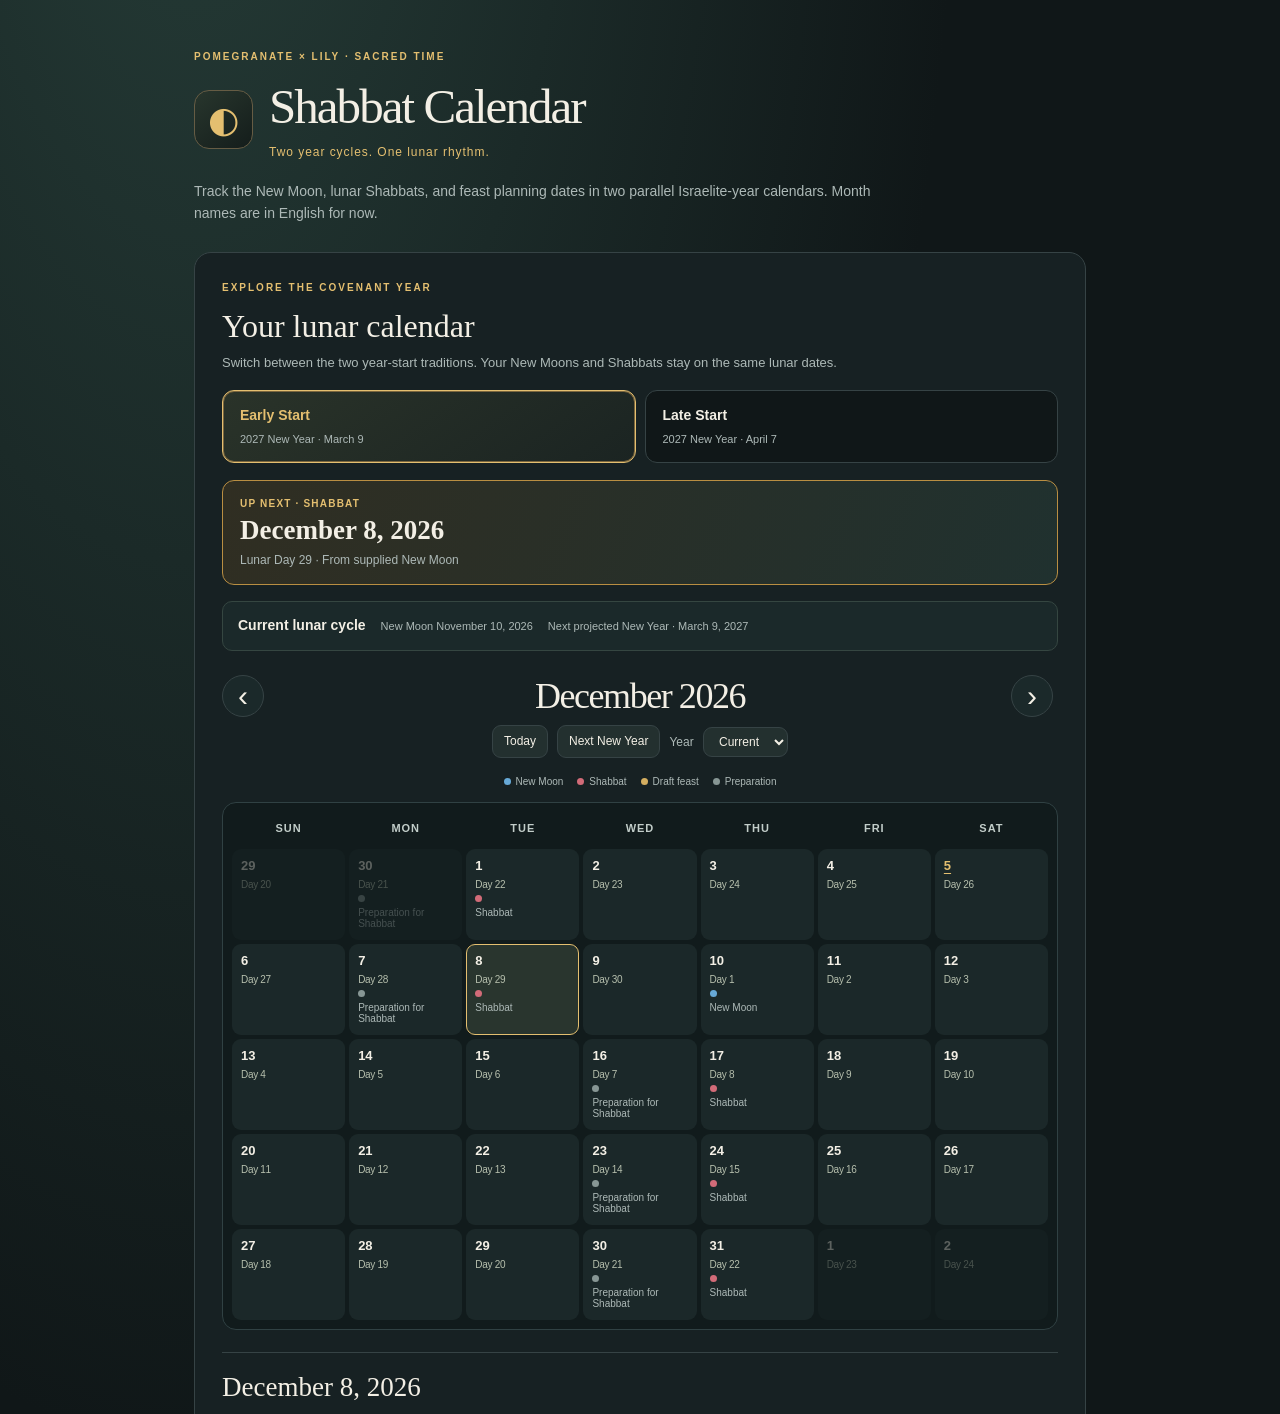
<file: index.html>
<!doctype html><html lang="en"><head><meta charset="utf-8"><meta name="viewport" content="width=device-width,initial-scale=1"><meta http-equiv="refresh" content="0; url=./public/"><title>Shabbat Calendar</title></head><body><p><a href="./public/">Open Shabbat Calendar</a></p></body></html>
</file>
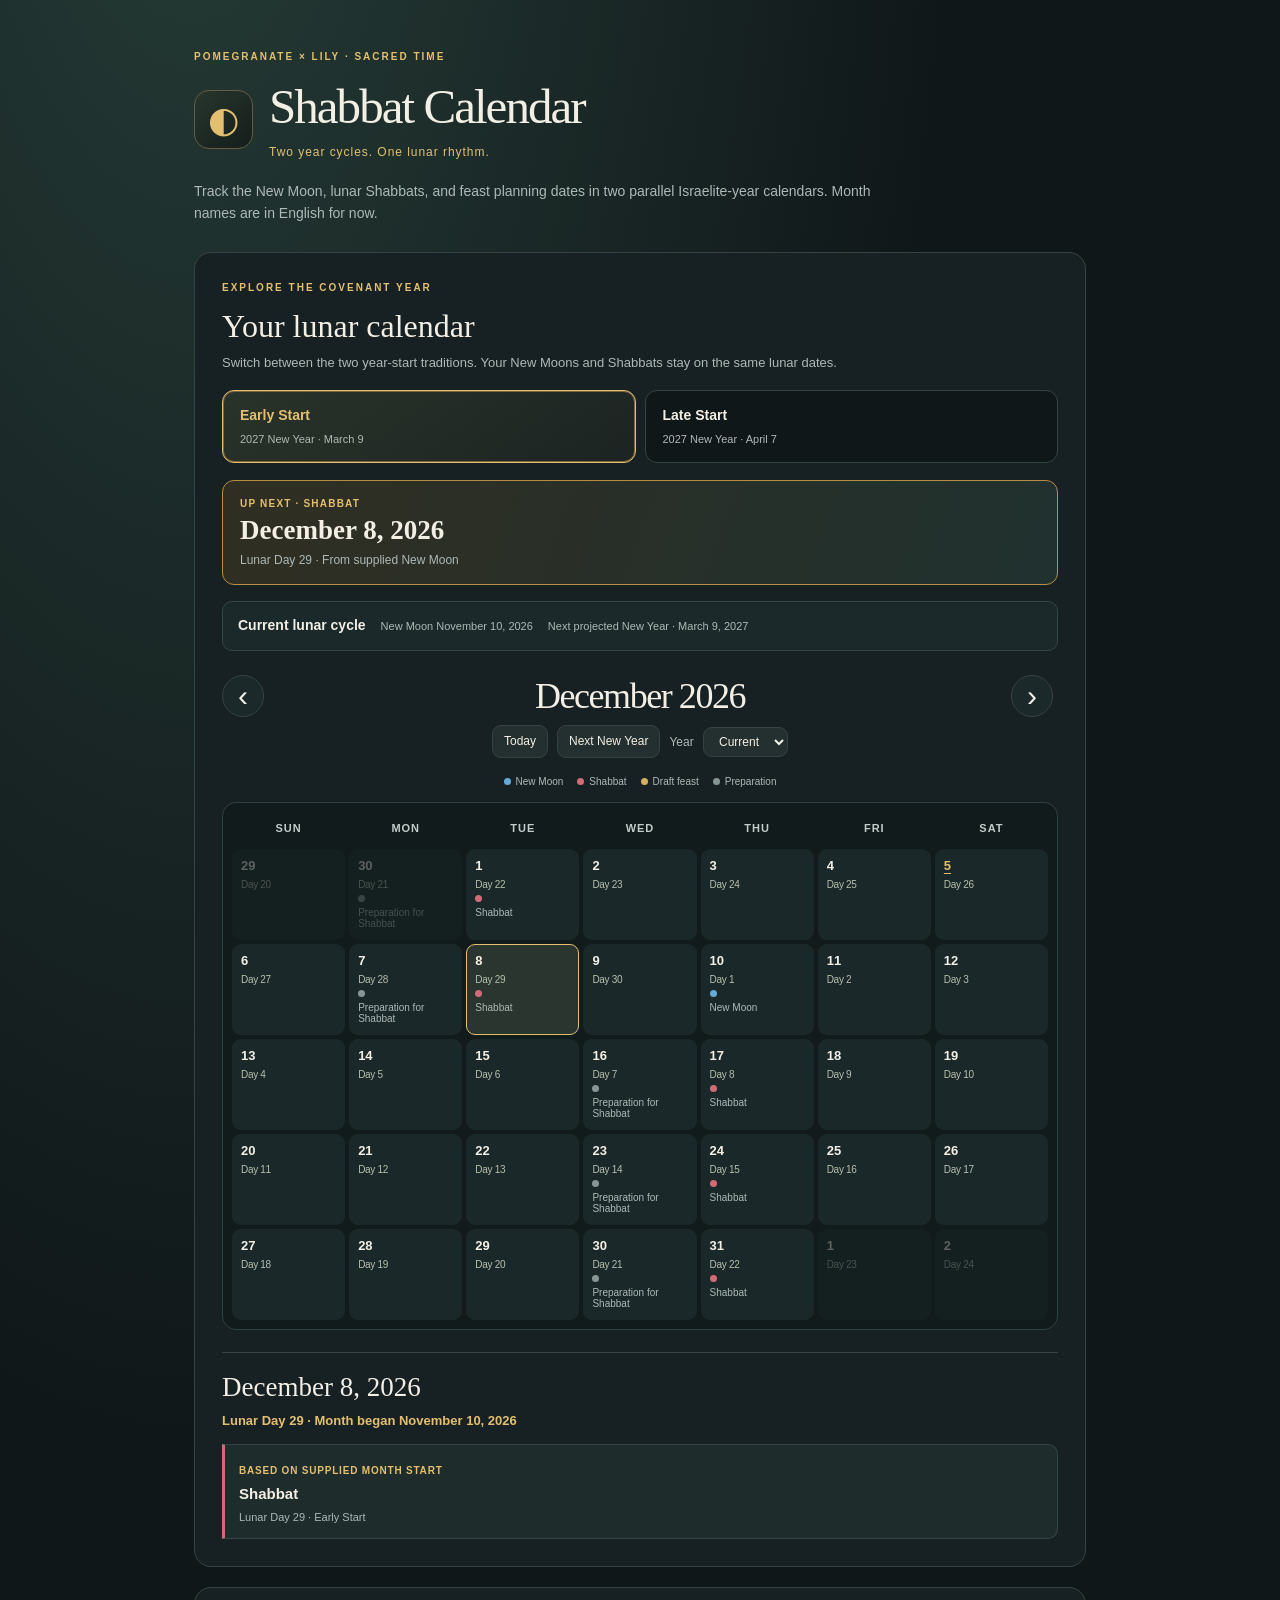
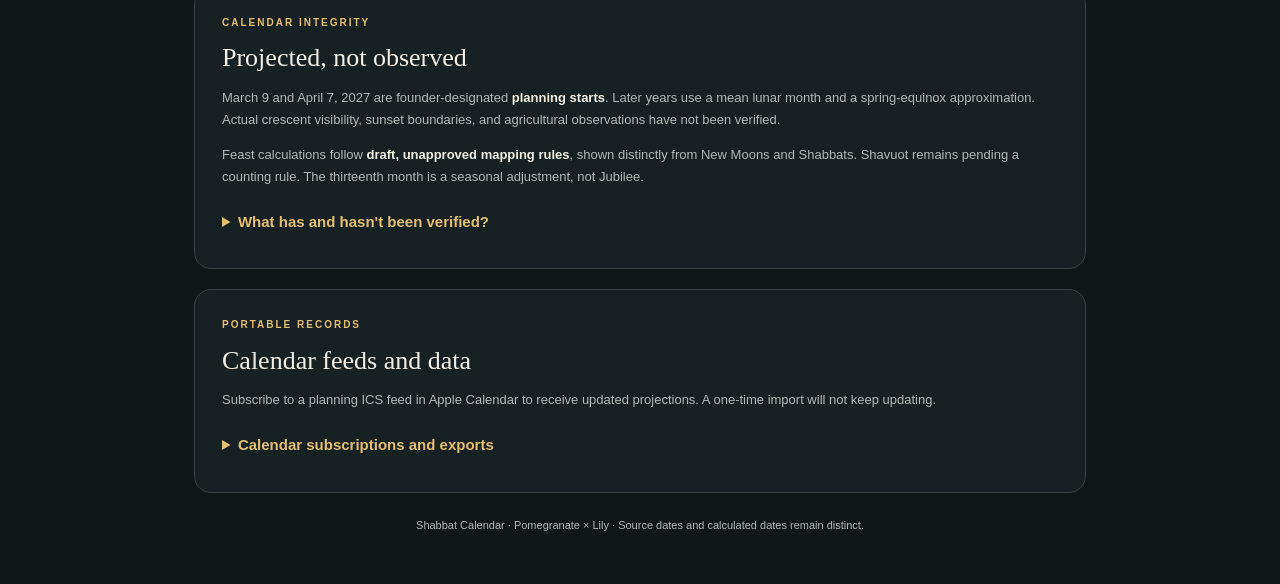
<file: public/index.html>
<!doctype html>
<html lang="en">
<head>
<meta charset="utf-8">
<meta name="viewport" content="width=device-width,initial-scale=1,viewport-fit=cover">
<meta name="theme-color" content="#11191a">
<meta name="description" content="Shabbat Calendar — two parallel Israelite year tracks with projected new moons, Sabbaths, and draft feast dates.">
<title>Shabbat Calendar | Parallel Covenant Years</title>
<link rel="stylesheet" href="site.css">
<script src="app.js" defer></script>
</head>
<body>
<main class="shell">
<header class="masthead">
  <p class="eyebrow">Pomegranate × Lily · Sacred time</p>
  <div class="brand">
    <div class="moonmark" aria-hidden="true">◐</div>
    <div><h1>Shabbat Calendar</h1><p>Two year cycles. One lunar rhythm.</p></div>
  </div>
  <p class="intro">Track the New Moon, lunar Shabbats, and feast planning dates in two parallel Israelite-year calendars. Month names are in English for now.</p>
</header>
<section class="calendar-shell" aria-labelledby="calendar-heading">
  <div class="section-head">
    <p class="eyebrow">Explore the covenant year</p>
    <h2 id="calendar-heading">Your lunar calendar</h2>
    <p>Switch between the two year-start traditions. Your New Moons and Shabbats stay on the same lunar dates.</p>
  </div>
  <div id="track-tabs" class="track-tabs" role="group" aria-label="Choose Israelite calendar track">
    <button type="button" data-track="earlier" class="track-tab" aria-pressed="true"><strong>Early Start</strong><span>2027 New Year · March 9</span></button>
    <button type="button" data-track="later" class="track-tab" aria-pressed="false"><strong>Late Start</strong><span>2027 New Year · April 7</span></button>
  </div>
  <button id="up-next" type="button" class="up-next" aria-label="Open next Shabbat"></button>
  <div id="year-summary" class="year-summary" aria-live="polite"></div>
  <div class="month-nav">
    <button id="previous-month" type="button" class="icon-btn" aria-label="Previous month">‹</button>
    <h3 id="month-heading">Loading calendar…</h3>
    <button id="next-month" type="button" class="icon-btn" aria-label="Next month">›</button>
  </div>
  <div class="quick-nav">
    <button type="button" id="jump-today">Today</button>
    <button type="button" id="jump-year-start">Next New Year</button>
    <label>Year <select id="choose-year" aria-label="Jump to Israelite year"></select></label>
  </div>
  <div class="legend" aria-label="Event legend">
    <span><i class="dot moon"></i>New Moon</span>
    <span><i class="dot sabbath"></i>Shabbat</span>
    <span><i class="dot feast"></i>Draft feast</span>
    <span><i class="dot prep"></i>Preparation</span>
  </div>
  <div id="month-grid" class="month-grid" role="group" aria-label="Gregorian monthly calendar with lunar observances"></div>
  <div id="selected-day" class="selected-day" aria-live="polite"></div>
</section>
<section class="information" aria-labelledby="integrity-heading">
  <p class="eyebrow">Calendar integrity</p>
  <h2 id="integrity-heading">Projected, not observed</h2>
  <p>March 9 and April 7, 2027 are founder-designated <strong>planning starts</strong>. Later years use a mean lunar month and a spring-equinox approximation. Actual crescent visibility, sunset boundaries, and agricultural observations have not been verified.</p>
  <p>Feast calculations follow <strong>draft, unapproved mapping rules</strong>, shown distinctly from New Moons and Shabbats. Shavuot remains pending a counting rule. The thirteenth month is a seasonal adjustment, not Jubilee.</p>
  <details id="verification-audit" class="feed-details">
    <summary>What has and hasn't been verified?</summary>
    <div id="verification-details" aria-live="polite"><p>Loading the verification audit…</p></div>
  </details>
</section>
<section class="downloads" aria-labelledby="feeds-heading">
  <p class="eyebrow">Portable records</p>
  <h2 id="feeds-heading">Calendar feeds and data</h2>
  <p>Subscribe to a planning ICS feed in Apple Calendar to receive updated projections. A one-time import will not keep updating.</p>
  <details class="feed-details"><summary>Calendar subscriptions and exports</summary><div class="links">
    <a href="earlier-planning.ics">Subscribe · Early Start</a>
    <a href="later-planning.ics">Subscribe · Late Start</a>
    <a href="track-calendar.csv">Download event data</a>
    <a href="track-years.csv">Download year cycles</a>
    <a href="calendar.json">App data</a>
    <a href="supplied.ics">Past observances</a>
  </div></details>
</section>
<footer>Shabbat Calendar · Pomegranate × Lily · Source dates and calculated dates remain distinct.</footer>
</main>
</body>
</html>
</file>
<file: public/site.css>
/* Shabbat Calendar — phone-first dark parchment and restrained covenant gold. */
:root{color-scheme:dark;--bg:#101718;--panel:#172123;--panel2:#1b292a;--line:#364345;--text:#f3efe5;--muted:#adb9b7;--gold:#e4bf70;--gold2:#b98e42;--moon:#67a9d7;--sabbath:#d26b78;--feast:#d4ae60;--prep:#879694;--radius:17px}
*{box-sizing:border-box}
html{scroll-behavior:smooth}
body{margin:0;min-width:320px;background:radial-gradient(ellipse at 15% -15%,#263d38 0,transparent 50%),var(--bg);color:var(--text);font:15px/1.55 -apple-system,BlinkMacSystemFont,"Segoe UI",sans-serif}
button,select{font:inherit;cursor:pointer}
button:focus-visible,select:focus-visible,a:focus-visible{outline:2px solid var(--gold);outline-offset:3px}
a{color:var(--gold)}
.shell{width:min(100%,960px);padding:25px clamp(13px,4vw,34px) 50px;margin:0 auto}
.eyebrow{color:var(--gold);font-size:10px;font-weight:750;letter-spacing:.2em;text-transform:uppercase;margin:0 0 13px}
.masthead{padding:24px 0 27px}
.brand{display:flex;align-items:center;gap:16px}
.moonmark{width:59px;height:59px;display:grid;place-items:center;border:1px solid #665c44;border-radius:15px;color:var(--gold);font-size:36px;background:linear-gradient(140deg,#28362d,#141d1b);flex:none}
h1,h2,h3,h4{font-family:Georgia,"Times New Roman",serif;font-weight:500;line-height:1.17;margin:0}
h1{font-size:clamp(31px,5.2vw,49px);letter-spacing:-.04em}
.brand p{font-size:12px;letter-spacing:.08em;color:var(--gold);margin:8px 0 0}
.intro{font-size:14px;color:var(--muted);max-width:700px;margin:20px 0 0}
.calendar-shell,.information,.downloads{border:1px solid var(--line);border-radius:var(--radius);padding:clamp(14px,3vw,27px);background:var(--panel)}
.section-head{margin-bottom:17px}
.section-head h2{font-size:clamp(24px,4vw,32px)}
.section-head>p:last-child{color:var(--muted);font-size:13px;margin:7px 0 0}
.track-tabs{display:grid;grid-template-columns:1fr 1fr;gap:9px}
.track-tab{border:1px solid var(--line);border-radius:12px;background:var(--bg);color:var(--muted);text-align:left;padding:14px 17px;display:grid;gap:4px;min-width:0}
.track-tab strong{color:var(--text);font-size:14px;font-weight:750}
.track-tab span{font-size:11px}
.track-tab[aria-pressed=true]{border-color:var(--gold);background:linear-gradient(145deg,#2a3329,#1b2422);box-shadow:inset 0 0 0 1px #7b663e}
.track-tab[aria-pressed=true] strong{color:var(--gold)}
.year-summary{display:flex;align-items:center;flex-wrap:wrap;gap:10px 15px;margin:16px 0 24px;padding:13px 15px;border-radius:10px;background:var(--panel2);border:1px solid #354641}
.year-summary strong{font-size:14px}
.year-summary small{font-size:11px;color:var(--muted)}
.year-summary .summary-pill{border-radius:99px;padding:4px 9px;border:1px solid #a98a4b;color:var(--gold);font-weight:700;font-size:11px}
.year-summary .summary-pill.extra{background:#383020}
.month-nav{display:grid;grid-template-columns:47px 1fr 47px;align-items:center;gap:10px;margin-top:8px}
.month-nav h3{text-align:center;font-size:clamp(27px,4vw,36px);letter-spacing:-.04em}
.icon-btn{height:42px;width:42px;border-radius:50%;background:var(--panel2);color:var(--text);border:1px solid var(--line);font-size:30px;line-height:1}
.icon-btn:hover{border-color:var(--gold)}
.quick-nav{display:flex;flex-wrap:wrap;justify-content:center;align-items:center;gap:9px;margin:8px 0 16px}
.quick-nav button,.quick-nav select{background:#23302f;color:var(--text);border:1px solid var(--line);border-radius:9px;padding:6px 11px;font-size:12px}
.quick-nav label{color:var(--muted);font-size:12px}
.quick-nav select{margin-left:6px}
.legend{display:flex;justify-content:center;flex-wrap:wrap;gap:8px 14px;color:var(--muted);font-size:10px;margin:0 0 13px}
.legend span{display:inline-flex;gap:5px;align-items:center}
.dot{width:7px;height:7px;display:block;flex:none;border-radius:50%}
.dot.moon{background:var(--moon)}.dot.sabbath{background:var(--sabbath)}.dot.feast{background:var(--feast)}.dot.prep{background:var(--prep)}
.month-grid{display:grid;grid-template-columns:repeat(7,minmax(0,1fr));gap:4px;padding:9px;border-radius:14px;background:#111b1c;border:1px solid #304143}
.weekday{font-size:11px;font-weight:700;letter-spacing:.09em;text-align:center;color:#c2cdc9;text-transform:uppercase;padding:8px 0}
.day{min-height:91px;display:flex;flex-direction:column;align-items:flex-start;gap:5px;border:1px solid transparent;border-radius:9px;background:#1b2829;color:var(--text);padding:8px;min-width:0;text-align:left;overflow:hidden}
.day:hover{background:#2b3b38}
.day.outside{opacity:.33}
.day.active{border-color:var(--gold);background:#29352e}
.day.today .number{color:var(--gold);text-decoration:underline;text-underline-offset:3px}
.day .number{font-size:13px;font-weight:700;line-height:1.2}
.day .lunar-tag{font-size:10px;line-height:1.1;color:#b6bfad;white-space:nowrap;letter-spacing:-.03em}
.day .dots{display:flex;gap:3px;flex-wrap:wrap;min-height:7px}
.day .event-name{font-size:10px;color:var(--muted);line-height:1.15;overflow-wrap:anywhere;display:-webkit-box;-webkit-box-orient:vertical;-webkit-line-clamp:2;line-clamp:2;overflow:hidden}
.selected-day{margin:22px 0 0;border-top:1px solid var(--line);padding-top:19px}
.selected-day h3{font-size:clamp(21px,4vw,27px);margin:0 0 7px}
.selected-day .lunar-context{color:var(--gold);font-size:13px;font-weight:700;margin:0 0 13px}
.selected-day .muted{color:var(--muted);font-size:12px}
.day-events{display:grid;gap:9px;margin-top:12px}
.event{border:1px solid #344443;border-left:3px solid var(--line);border-radius:0 10px 10px 0;background:#1e2c2c;padding:12px 14px}
.event.type-new_moon{border-left-color:var(--moon)}.event.type-sabbath{border-left-color:var(--sabbath)}.event.type-feast{border-left-color:var(--feast)}.event.type-preparation{border-left-color:var(--prep)}
.event h4{font:700 15px/1.35 -apple-system,BlinkMacSystemFont,"Segoe UI",sans-serif}
.event p{font-size:11px;margin:5px 0 0;color:var(--muted)}
.event .marker{display:inline-block;font-weight:750;letter-spacing:.08em;text-transform:uppercase;color:var(--gold);font-size:10px;margin:0 0 5px}
.information,.downloads{margin-top:20px}
.information h2,.downloads h2{font-size:26px}
.information p:not(.eyebrow),.downloads p:not(.eyebrow){font-size:13px;line-height:1.7;color:var(--muted)}
.information strong{color:var(--text)}
.links{display:flex;flex-wrap:wrap;gap:9px;margin-top:16px}
.links a{border:1px solid #806d4d;border-radius:9px;padding:9px 12px;text-decoration:none;font-size:12px;color:var(--gold);font-weight:700}
.links a:hover{background:#302c23}
footer{padding-top:24px;text-align:center;color:var(--muted);font-size:11px}
@media(max-width:600px){
 .shell{padding:12px 10px 42px}.masthead{padding:19px 7px 23px}
 .calendar-shell{padding:13px 9px 19px}
 .track-tab{padding:11px 9px}.track-tab strong{font-size:12px}.track-tab span{font-size:10px}
 .year-summary{margin-bottom:17px}
 .month-grid{gap:2px;padding:5px}
 .weekday{font-size:10px}
 .day{min-height:65px;align-items:center;padding:5px 2px;gap:5px}
 .day .number{font-size:12px}
 .day .lunar-tag{font-size:9px}
 .day .event-name{display:none}
 .day .dots{justify-content:center;gap:2px}
 .dot{width:6px;height:6px}
 .legend{gap:6px 9px}
 .month-nav{grid-template-columns:38px 1fr 38px}
 .icon-btn{width:37px;height:37px}
 .information,.downloads{padding:16px}
}
@media(max-width:365px){.day{min-height:60px}.day .lunar-tag{font-size:8px}.month-grid{padding:3px;gap:1px}.track-tab span{font-size:9px}}

/* Immediately visible next-observance card, accessible from either track. */
.up-next{display:grid;grid-template-columns:minmax(0,1fr) auto;align-items:center;gap:3px 12px;width:100%;margin:17px 0 12px;padding:15px 17px;text-align:left;border-radius:12px;border:1px solid var(--gold2);background:linear-gradient(110deg,#302e22,#20312f);color:var(--text)}
.up-next:hover,.up-next:focus-visible{border-color:var(--gold);background:linear-gradient(110deg,#393423,#283b35)}
.up-next-label{grid-column:1/-1;color:var(--gold);font-size:10px;letter-spacing:.12em;font-weight:750}
.up-next-date{font-family:Georgia,serif;font-size:clamp(19px,4vw,27px);line-height:1.25;grid-column:1/-1}
.up-next-meta{grid-column:1/-1;color:var(--muted);font-size:12px}
.up-next[hidden]{display:none}
.feed-details{margin-top:14px}
.feed-details summary{cursor:pointer;font-weight:700;color:var(--gold);padding:8px 0}
.feed-details .links{margin-top:8px}
@media(max-width:600px){.up-next{margin-top:14px;padding:13px 14px}.up-next-date{font-size:22px}}

/* Mobile first-glance: put the actual month grid in the first viewport.
   Keep the observed/supplied-vs-projected distinction in the day details. */
@media(max-width:600px){
  .masthead{padding:10px 5px 12px}
  .brand{gap:10px}
  .moonmark{width:43px;height:43px;font-size:25px;border-radius:11px}
  .brand h1{font-size:30px;letter-spacing:-.03em}
  .brand p{margin:2px 0 0;font-size:10px}
  .masthead>.eyebrow{font-size:9px;margin:0 0 6px}
  .masthead>.intro{display:none}
  .calendar-shell{padding:11px 9px 18px}
  .section-head{margin-bottom:10px}
  .section-head .eyebrow{display:none}
  .section-head h2{font-size:23px}
  .section-head>p:last-child{margin:4px 0 0;font-size:11px}
  .track-tab{padding:8px 10px}
  .year-summary{gap:5px 10px;padding:10px 11px;margin:9px 0 13px}
  .year-summary small{font-size:10px}
  .up-next{margin:10px 0 9px;padding:10px 12px}
  .up-next-date{font-size:21px}
  .up-next-label{font-size:9px}
  .up-next-meta{font-size:11px}
  .month-nav{margin-top:0}
  .month-nav h3{font-size:27px}
  .quick-nav{margin:5px 0 10px}
  .legend{margin:0 0 8px}
}
</file>
